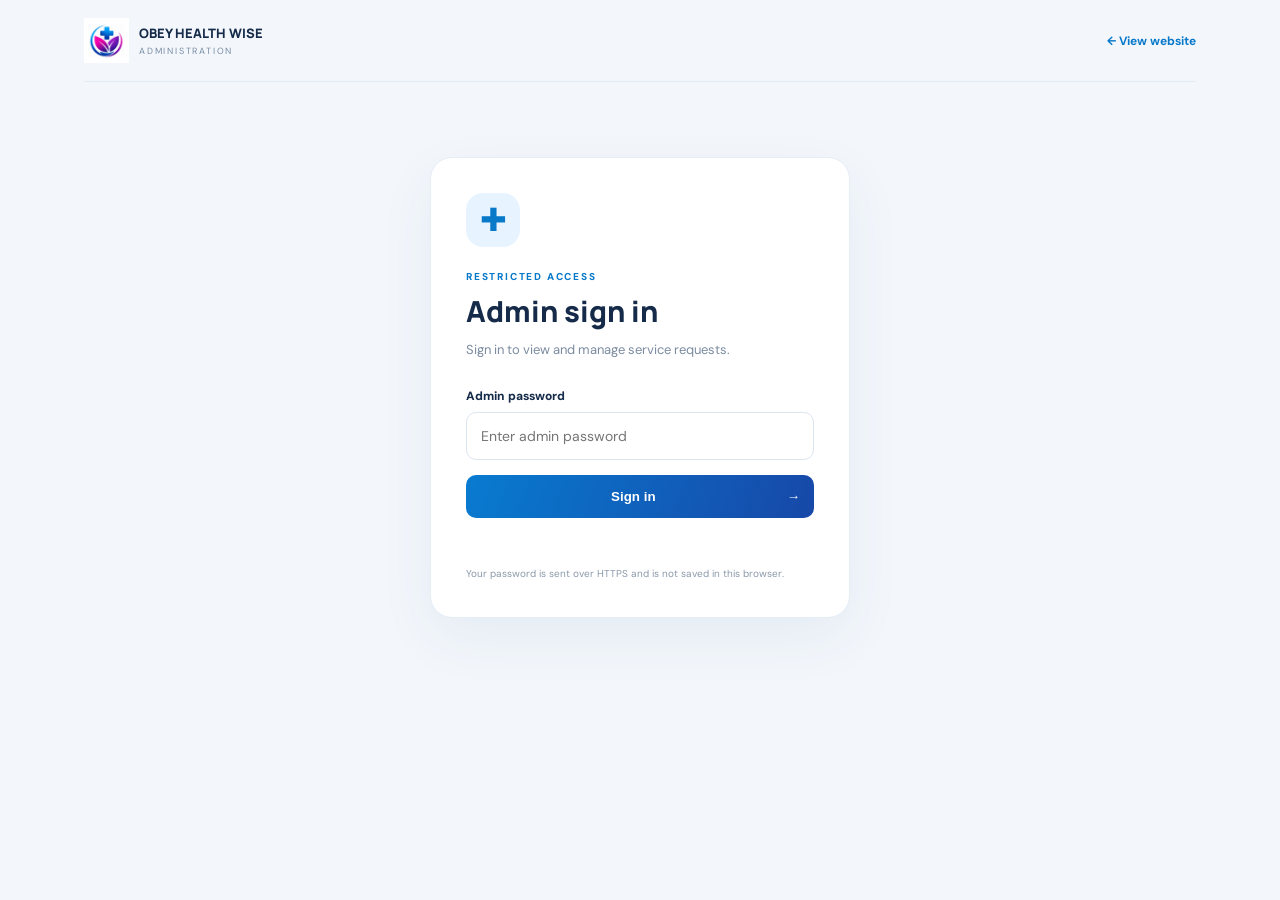
<file: admin/index.html>
<!doctype html>
<html lang="en"><head><meta charset="UTF-8"><meta name="viewport" content="width=device-width,initial-scale=1"><meta name="theme-color" content="#102f5b"><meta name="robots" content="noindex,nofollow"><title>Admin Dashboard | OBEY HEALTH WISE</title><link rel="preconnect" href="https://fonts.googleapis.com"><link rel="preconnect" href="https://fonts.gstatic.com" crossorigin><link href="https://fonts.googleapis.com/css2?family=DM+Sans:wght@400;500;600;700;800&family=Manrope:wght@600;700;800&display=swap" rel="stylesheet"><link rel="stylesheet" href="/admin/admin.css"><link rel="manifest" href="/admin/manifest.webmanifest"><link rel="apple-touch-icon" href="/assets/apple-touch-icon.png"><meta name="mobile-web-app-capable" content="yes"><meta name="apple-mobile-web-app-capable" content="yes"><meta name="apple-mobile-web-app-title" content="OBEY Admin"></head>
<body><main class="shell"><header class="header"><a class="brand" href="/"><img src="/assets/obey-health-wise-logo.png" alt=""><span><b>OBEY HEALTH WISE</b><small>ADMINISTRATION</small></span></a><a class="back-link" href="/">← View website</a></header>
<section id="loginPanel" class="login-panel"><div class="login-mark">✚</div><p class="eyebrow">RESTRICTED ACCESS</p><h1>Admin sign in</h1><p class="muted">Sign in to view and manage service requests.</p><form id="loginForm"><label for="password">Admin password</label><input id="password" name="password" type="password" autocomplete="current-password" required placeholder="Enter admin password"><button class="primary" type="submit">Sign in <span>→</span></button><p id="loginMessage" class="message" role="status" aria-live="polite"></p></form><small class="security-note">Your password is sent over HTTPS and is not saved in this browser.</small></section>
<section id="dashboard" hidden><div class="page-heading"><div><p class="eyebrow">SERVICE MANAGEMENT</p><h1>Requests dashboard</h1><p class="muted">Review incoming requests and update their progress.</p></div><div class="actions"><button id="refreshBtn" class="secondary" type="button">↻ Refresh</button><button id="logoutBtn" class="logout" type="button">Sign out</button></div></div>
<div class="stats"><article><span>Total requests</span><b id="totalCount">0</b></article><article><span>New requests</span><b id="newCount">0</b></article><article><span>Scheduled</span><b id="scheduledCount">0</b></article><article><span>Completed</span><b id="completedCount">0</b></article></div>
<div class="toolbar"><label class="search">⌕ <input id="searchInput" type="search" placeholder="Search name, phone, reference or service"></label><select id="statusFilter" aria-label="Filter by status"><option value="all">All statuses</option><option value="new">New</option><option value="contacted">Contacted</option><option value="scheduled">Scheduled</option><option value="completed">Completed</option><option value="cancelled">Cancelled</option></select></div>
<p id="dashboardMessage" class="message" role="status" aria-live="polite"></p><div id="requestList" class="request-list"></div><p class="footnote">Only authorised staff should access this dashboard. Handle client contact details and health-related information confidentially.</p></section></main><script src="/admin/admin.js" defer></script><script>if("serviceWorker" in navigator){window.addEventListener("load",function(){navigator.serviceWorker.register("/admin/sw.js",{scope:"/admin/"}).catch(function(){});});}</script></body></html>
</file>
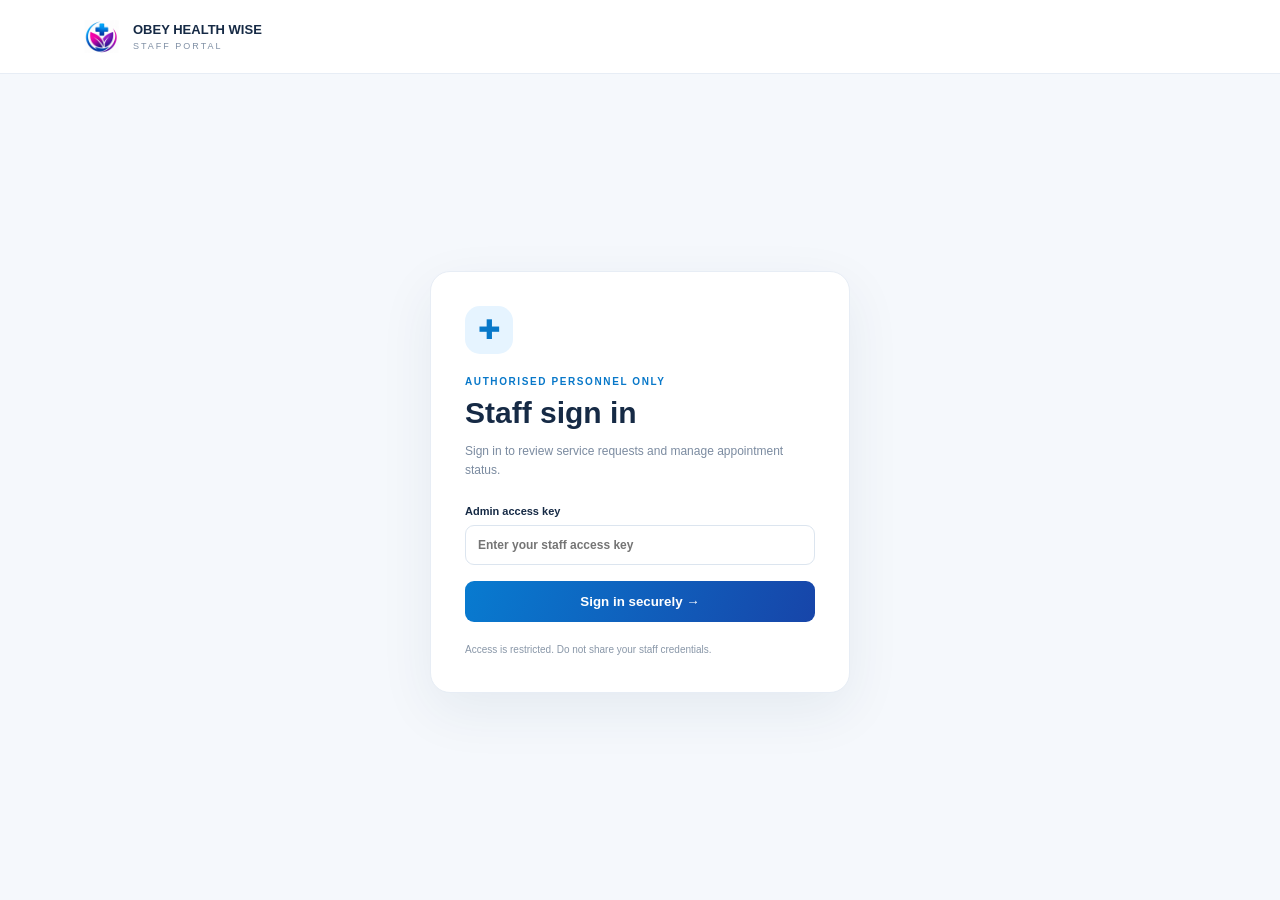
<file: admin.html>
<!doctype html>
<html lang="en"><head><meta charset="UTF-8"><meta name="viewport" content="width=device-width,initial-scale=1"><meta name="theme-color" content="#0878c9"><link rel="icon" type="image/png" sizes="192x192" href="/assets/icon-192.png"><link rel="apple-touch-icon" href="/assets/apple-touch-icon.png"><link rel="manifest" href="/manifest.webmanifest"><link rel="stylesheet" href="/admin.css"><title>Staff Dashboard | OBEY HEALTH WISE</title></head>
<body>
<header class="bar"><a class="brand" href="/"><img src="/assets/obey-health-wise-logo.png" alt=""><span><b>OBEY HEALTH WISE</b><small>STAFF PORTAL</small></span></a><div id="staffActions" hidden><span class="secure">● Secure session</span><button id="logout" class="outline">Sign out</button></div></header>
<main>
<section id="loginView" class="login-wrap"><div class="login-card"><div class="symbol">✚</div><p class="eyebrow">AUTHORISED PERSONNEL ONLY</p><h1>Staff sign in</h1><p class="muted">Sign in to review service requests and manage appointment status.</p><form id="loginForm"><label>Admin access key<input id="accessKey" type="password" autocomplete="current-password" required placeholder="Enter your staff access key"></label><button class="primary" type="submit">Sign in securely →</button><p id="loginMessage" class="message" role="status"></p></form><small>Access is restricted. Do not share your staff credentials.</small></div></section>
<section id="dashboardView" hidden>
<div class="welcome"><div><p class="eyebrow">CARE OPERATIONS</p><h1>Service requests</h1><p class="muted">Review incoming requests and keep their status up to date.</p></div><button id="refresh" class="outline">↻ Refresh</button></div>
<div class="metrics"><article><span>Total requests</span><b id="total">0</b></article><article><span>New / pending</span><b id="pending">0</b></article><article><span>Scheduled</span><b id="scheduled">0</b></article><article><span>Completed</span><b id="completed">0</b></article></div>
<div class="toolbar"><div><h2>Request register</h2><p class="muted">Only access information needed to coordinate care.</p></div><div class="filters"><input id="search" placeholder="Search name, phone or reference…" aria-label="Search requests"><select id="statusFilter" aria-label="Filter by status"><option value="">All statuses</option><option value="new">New</option><option value="contacted">Contacted</option><option value="scheduled">Scheduled</option><option value="completed">Completed</option><option value="cancelled">Cancelled</option></select></div></div>
<div id="notice" class="notice" role="status"></div><div id="requestList" class="request-list"></div>
<div class="footnote">Confidential health-service information. Use only for authorised care coordination. Do not download, share or retain patient details outside approved procedures.</div>
</section></main>
<script src="/admin.js" defer></script></body></html>
</file>
<file: admin/admin.css>
*{box-sizing:border-box}body{margin:0;background:#f3f7fc;color:#152b49;font-family:"DM Sans",sans-serif}.shell{max-width:1160px;margin:auto;padding:0 24px 55px}.header{height:82px;display:flex;align-items:center;justify-content:space-between;border-bottom:1px solid #e3ebf4}.brand{display:flex;align-items:center;gap:10px;text-decoration:none;color:inherit}.brand img{width:45px;height:45px;object-fit:contain}.brand span{display:grid;gap:3px}.brand b{font:800 13px Manrope}.brand small{font-size:9px;letter-spacing:1.8px;color:#788ba4}.back-link{font-size:12px;font-weight:700;color:#0878c9;text-decoration:none}.login-panel{max-width:420px;margin:75px auto;background:#fff;padding:35px;border:1px solid #e5edf6;border-radius:22px;box-shadow:0 20px 55px #173a6410}.login-mark{width:54px;height:54px;display:grid;place-items:center;border-radius:17px;background:#e7f4ff;color:#0878c9;font-size:32px}.eyebrow{font-size:10px;letter-spacing:1.8px;font-weight:800;color:#0878c9;margin:23px 0 8px}.login-panel h1,.page-heading h1{font:800 29px Manrope;margin:0 0 9px}.muted{font-size:13px;line-height:1.6;color:#7b8ba0;margin:0}.login-panel form{margin-top:27px}.login-panel label{display:block;font-size:12px;font-weight:800;margin-bottom:8px}.login-panel input{width:100%;padding:14px;border:1px solid #dce6f1;border-radius:10px;font:14px "DM Sans"}.login-panel input:focus,.search:focus-within,select:focus{outline:0;border-color:#1689d7;box-shadow:0 0 0 3px #1689d71a}.primary{width:100%;margin-top:15px;border:0;border-radius:10px;padding:14px;background:linear-gradient(110deg,#087bd0,#1748a8);color:#fff;font-weight:800;cursor:pointer}.primary span{float:right}.security-note{display:block;margin-top:20px;font-size:10px;line-height:1.6;color:#8b99aa}.message{font-size:12px;line-height:1.5;color:#b52e4b;min-height:16px}.page-heading{display:flex;justify-content:space-between;align-items:center;margin:42px 0 25px}.page-heading .eyebrow{margin:0 0 8px}.page-heading h1{font-size:31px}.actions{display:flex;gap:9px}.secondary,.logout{border:1px solid #dce6f1;background:white;padding:11px 14px;border-radius:9px;font:700 12px "DM Sans";color:#28415f;cursor:pointer}.logout{color:#bd3152}.stats{display:grid;grid-template-columns:repeat(4,1fr);gap:14px}.stats article{background:#fff;border:1px solid #e6edf5;border-radius:14px;padding:18px}.stats span{display:block;color:#8291a5;font-size:11px}.stats b{display:block;font:800 28px Manrope;margin-top:8px}.toolbar{display:flex;gap:12px;margin:24px 0 12px}.search{flex:1;display:flex;align-items:center;gap:10px;background:#fff;border:1px solid #dfe8f1;border-radius:10px;padding:0 13px;color:#8291a5;font-size:20px}.search input{width:100%;border:0;outline:0;padding:13px 0;font:12px "DM Sans"}.toolbar select{min-width:165px;border:1px solid #dfe8f1;border-radius:10px;background:#fff;padding:0 12px;font:12px "DM Sans"}.request-list{display:grid;gap:12px}.request-card{background:#fff;border:1px solid #e5edf5;border-radius:14px;padding:18px;display:grid;grid-template-columns:1.1fr 1fr 1fr 1fr auto;gap:15px;align-items:center}.request-main strong{display:block;font-size:13px}.request-main small,.request-detail small{display:block;color:#8291a5;font-size:10px;margin-top:5px}.request-detail b{font-size:11px;line-height:1.5;overflow-wrap:anywhere}.request-detail small{margin-bottom:4px}.status-control{display:flex;gap:6px;align-items:center}.status-control select{max-width:125px;padding:9px 7px;border:1px solid #dfe8f1;border-radius:8px;background:#fff;font:11px "DM Sans"}.save-status{border:0;border-radius:8px;padding:9px 10px;background:#e8f4ff;color:#0878c9;font-size:10px;font-weight:800;cursor:pointer}.empty{background:white;border:1px dashed #ccd9e8;border-radius:14px;padding:35px;text-align:center;color:#8190a4;font-size:13px}.footnote{margin-top:25px;color:#8795a7;font-size:10px;line-height:1.6}button:disabled{opacity:.6;cursor:wait}[hidden]{display:none!important}@media(max-width:850px){.request-card{grid-template-columns:1fr 1fr}.status-control{grid-column:1/-1}.stats{grid-template-columns:repeat(2,1fr)}}@media(max-width:560px){.shell{padding:0 15px 35px}.header{height:70px}.brand img{width:39px;height:39px}.brand b{font-size:11px}.login-panel{margin:45px auto;padding:25px 20px}.page-heading{align-items:flex-start;gap:15px;flex-direction:column}.page-heading h1{font-size:27px}.actions{width:100%}.actions button{flex:1}.toolbar{flex-direction:column}.toolbar select{height:43px}.request-card{grid-template-columns:1fr 1fr;padding:14px;gap:12px}.request-main{grid-column:1/-1}.request-detail b{font-size:10px}.status-control{grid-column:1/-1}.status-control select{flex:1;max-width:none}}
</file>
<file: admin.css>
*{box-sizing:border-box}body{margin:0;background:#f5f8fc;color:#162a45;font-family:Arial,sans-serif}.bar{height:74px;background:white;border-bottom:1px solid #e7edf5;display:flex;align-items:center;justify-content:space-between;padding:0 max(calc((100% - 1120px)/2),5%);position:sticky;top:0;z-index:5}.brand{display:flex;align-items:center;gap:10px;color:inherit;text-decoration:none}.brand img{width:43px;height:43px;object-fit:contain}.brand span{display:grid;gap:4px}.brand b{font-size:13px}.brand small{font-size:9px;letter-spacing:2px;color:#8090a5}.bar>div{align-items:center;gap:15px}.bar>div:not([hidden]){display:flex}.secure{font-size:11px;color:#168765}.outline{border:1px solid #dce5ef;background:white;color:#27435f;border-radius:9px;padding:10px 14px;font-weight:700;cursor:pointer}main{max-width:1120px;margin:auto;padding:38px 22px}.login-wrap{min-height:calc(100vh - 160px);display:grid;place-items:center}.login-card{background:white;border:1px solid #e7edf5;border-radius:20px;padding:34px;width:min(100%,420px);box-shadow:0 18px 55px #15375a12}.symbol{width:48px;height:48px;border-radius:15px;background:#e6f4ff;color:#0878c9;display:grid;place-items:center;font-size:27px}.eyebrow{font-size:10px;font-weight:800;letter-spacing:1.6px;color:#0878c9;margin:22px 0 9px}.login-card h1,.welcome h1{font-size:30px;margin:0 0 9px}.muted{color:#7b8ba0;font-size:12px;line-height:1.6}.login-card label{display:grid;gap:8px;font-size:11px;font-weight:700;margin:25px 0 16px}.login-card input,.filters input,.filters select{border:1px solid #dce5ef;border-radius:9px;padding:12px;font:inherit;font-size:12px;min-width:0}.primary{width:100%;border:0;border-radius:9px;padding:13px;background:linear-gradient(110deg,#087bd0,#1745a9);color:white;font-weight:800;cursor:pointer}.login-card>small{display:block;color:#8997a8;font-size:10px;line-height:1.6;margin-top:20px}.message{font-size:11px;color:#b83252}.welcome{display:flex;align-items:center;justify-content:space-between;gap:20px}.welcome .eyebrow{margin-top:0}.welcome h1{font-size:32px}.metrics{display:grid;grid-template-columns:repeat(4,1fr);gap:14px;margin:27px 0 38px}.metrics article{background:white;border:1px solid #e7edf5;border-radius:13px;padding:18px;display:grid;gap:12px}.metrics span{font-size:11px;color:#77889d}.metrics b{font-size:28px;color:#0878c9}.toolbar{display:flex;justify-content:space-between;align-items:end;gap:20px;margin-bottom:15px}.toolbar h2{font-size:19px;margin:0 0 5px}.toolbar p{margin:0}.filters{display:flex;gap:8px}.filters input{width:240px}.request-list{display:grid;gap:12px}.request{background:white;border:1px solid #e6edf5;border-radius:14px;padding:18px;display:grid;grid-template-columns:1fr auto;gap:15px}.request h3{margin:0 0 7px;font-size:15px}.ref{font-size:10px;color:#0878c9;font-weight:800;letter-spacing:.4px}.details{display:flex;flex-wrap:wrap;gap:8px 18px;color:#65778e;font-size:11px;margin-top:11px}.details span{overflow-wrap:anywhere}.note{font-size:11px;color:#667990;line-height:1.5;margin:10px 0 0}.actions{display:flex;align-items:center;gap:8px}.actions select{border:1px solid #dce5ef;border-radius:8px;padding:9px;font-size:11px;background:white}.status{display:inline-block;padding:5px 8px;border-radius:20px;background:#edf4fc;color:#3c6591;font-size:9px;font-weight:800;text-transform:uppercase}.status.scheduled{background:#e5f7ef;color:#17815e}.status.completed{background:#e8f4ff;color:#0878c9}.status.cancelled{background:#fff0f1;color:#b63a50}.notice{font-size:11px;color:#6e8095;margin:10px 0}.empty{background:white;border:1px dashed #ccd9e7;border-radius:14px;padding:35px;text-align:center;color:#718198;font-size:13px}.footnote{margin-top:28px;border-radius:10px;background:#fff7e9;color:#86622b;padding:13px;font-size:10px;line-height:1.6}@media(max-width:700px){main{padding:25px 14px}.metrics{grid-template-columns:1fr 1fr;gap:9px}.metrics article{padding:14px}.toolbar{align-items:stretch;flex-direction:column}.filters{flex-direction:column}.filters input{width:100%}.request{grid-template-columns:1fr}.actions{justify-content:space-between}.welcome h1{font-size:27px}.login-card{padding:25px}.bar{padding:0 14px}}
</file>
